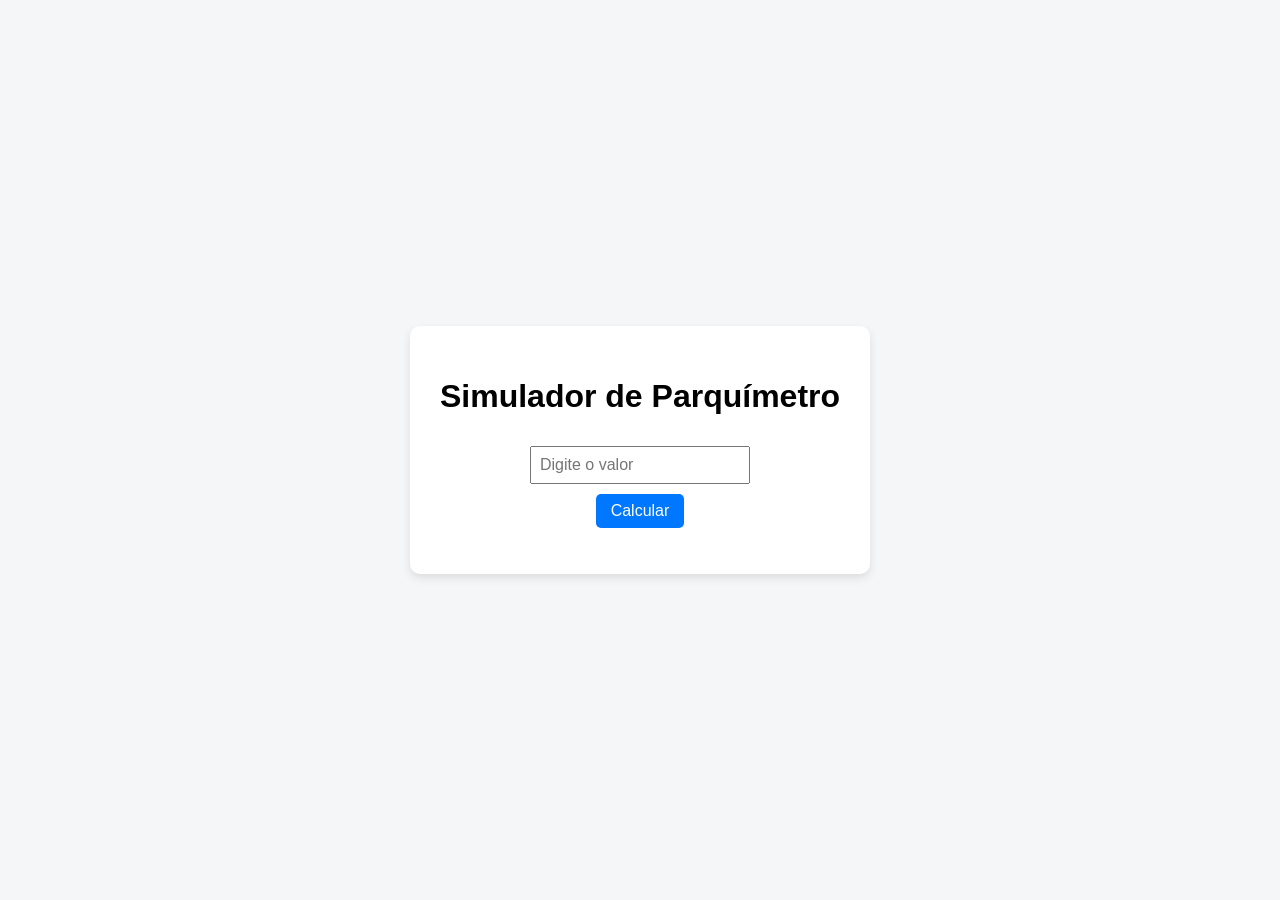
<file: curso_Ebac/parquimetro-poo/index.html>
<!DOCTYPE html>
<html lang="pt-BR">
<head>
<meta charset="UTF-8">
<link rel="stylesheet" href="styles.css">
<title>Parquímetro</title>
</head>

<body>

<div class="container">

<h1>Simulador de Parquímetro</h1>

<input type="number" id="valor" placeholder="Digite o valor" step="0.01" min="0">

<br>

<button id="calcular">Calcular</button>

<p id="resultado"></p>

</div>

<script src="index.js"></script>

</body>
</html>
</file>
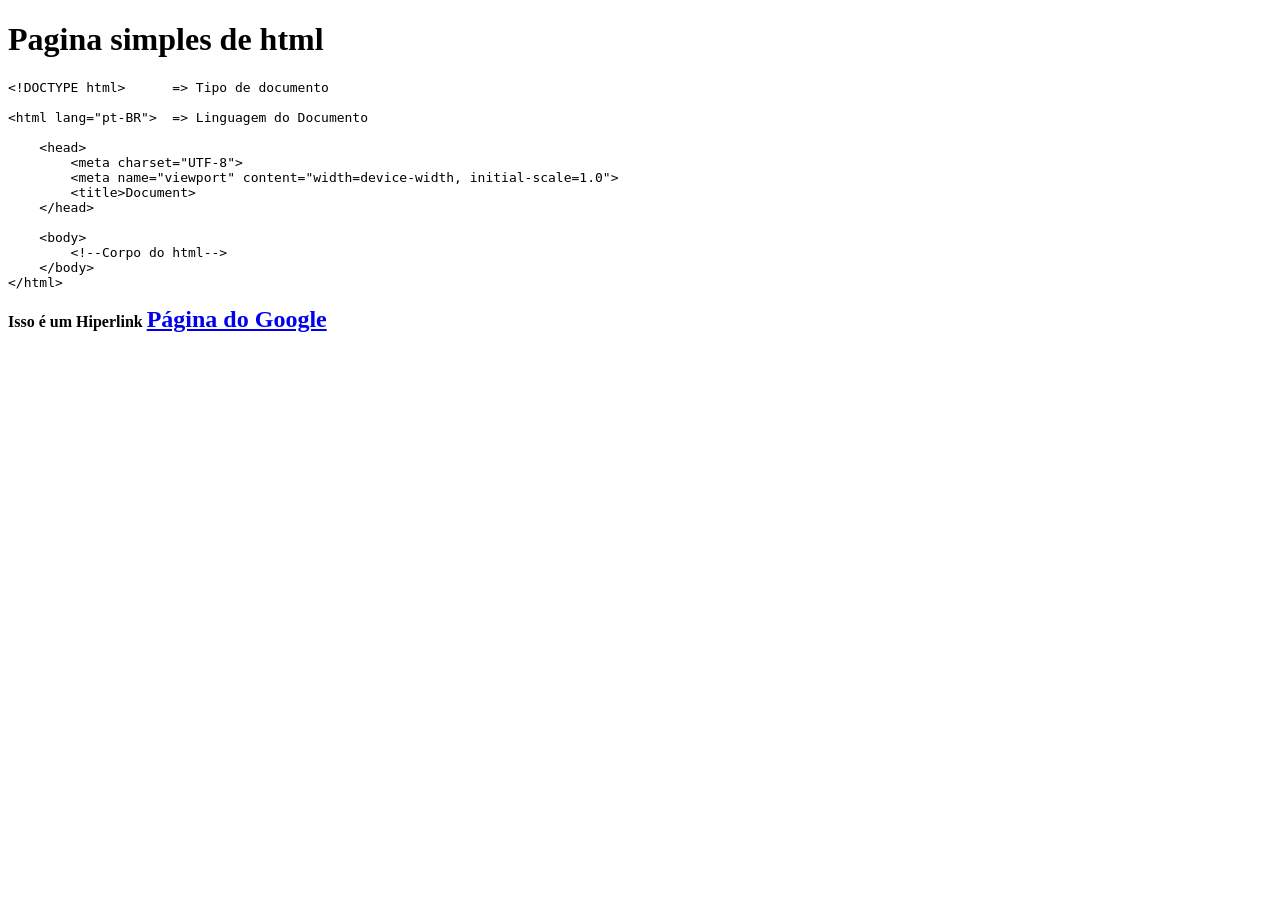
<file: redes/fundamentos/index.html>
<!-- Essa é uma pagina simples de HTML-->

<!DOCTYPE html>
<html lang="pt-BR">
    <head>
        <meta charset="UTF-8">
        <meta name="viewport" content="width=device-width, initial-scale=1.0">
        <title>Document</title>
    </head>

<body>
    <h1>Pagina simples de html</h1>

<p> 
    <!-- Observe - <pre><code> são 2 tags usadas para transformar codigo HTML em texto -->
    <!-- &lt; e &gt; Funcionam como < e > -->
    <pre><code>&lt;!DOCTYPE html>      => Tipo de documento

&lt;html lang="pt-BR">  => Linguagem do Documento 

    &lt;head>
        &lt;meta charset="UTF-8">
        &lt;meta name="viewport" content="width=device-width, initial-scale=1.0">
        &lt;title>Document</title>&gt;
    &lt;/head>

    &lt;body&gt;
        &lt;!--Corpo do html--&gt;
    &lt;/body&gt;
&lt;/html&gt;</code></pre> 

<!--Acrescentando a marcação "a" de Âncora que cria um Hiperlink-->
<p><strong>Isso é um Hiperlink</strong>
    <a href="http://www.google.com" 
        style="font-size: 1.5em; font-weight: bold;">Página do Google</a>
</p>

    <!--Esse script apareceu no console apos fazer um simples pagina html foi copiado pra ver se mudava algo, por curiosidade-->
    <script src="src.js"></script>

</body>
</html>
</file>
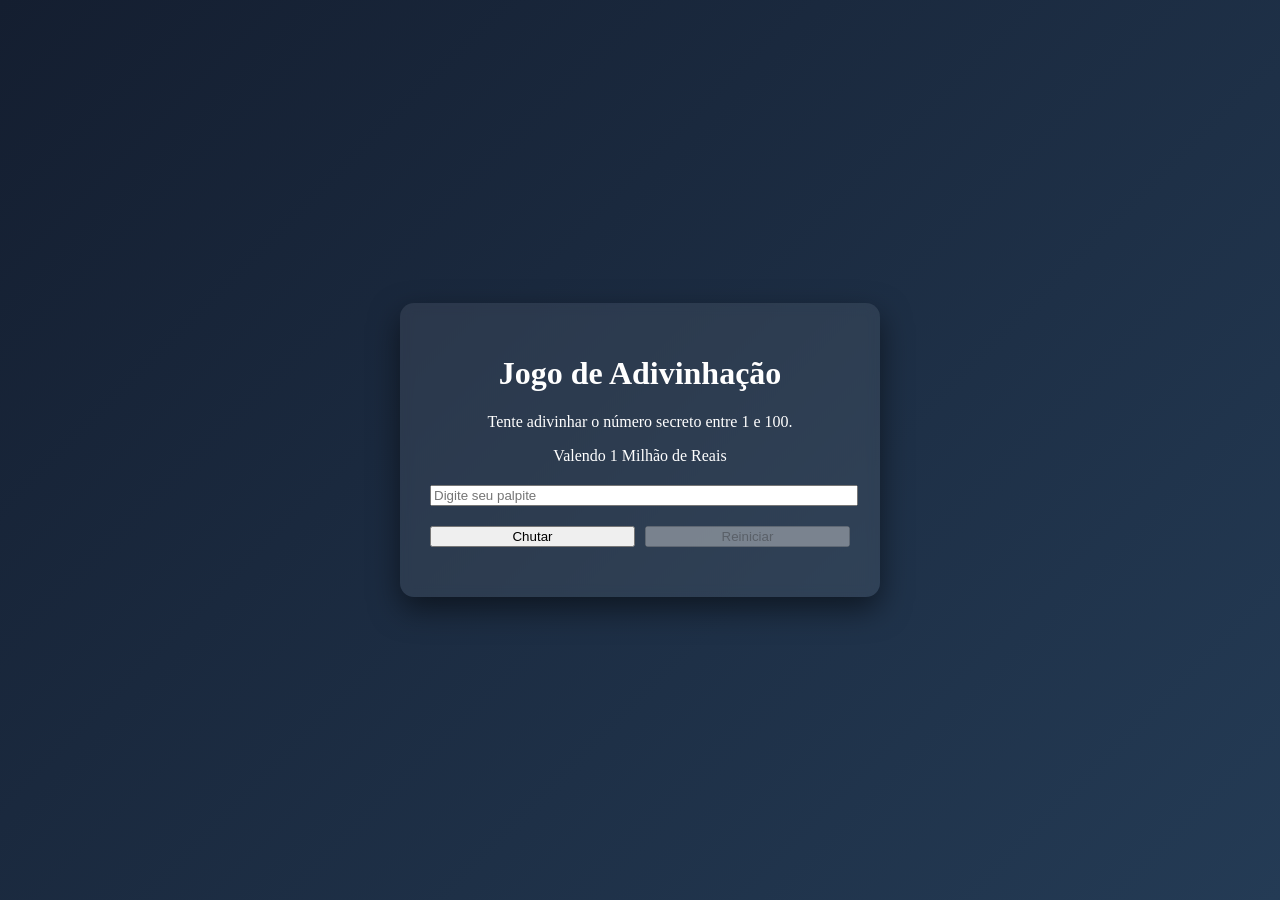
<file: curso_Ebac/atv1.html>
<!DOCTYPE html>
<html lang="pt-BR">
<head>
  <meta charset="UTF-8">
  <title>Jogo de Adivinhação</title>
  <link rel="stylesheet" href="atv1.css">
</head>

<body>
  <main>
    <h1>Jogo de Adivinhação</h1>

    <div class="info">
      <p>Tente adivinhar o número secreto entre 1 e 100.</p>
      <p>Valendo 1 Milhão de Reais</p>
    </div>

    <div class="entrada">
      <input type="number" id="palpite" placeholder="Digite seu palpite">
    </div>

    <div class="acoes">
      <button id="botaoChutar">Chutar</button>
      <button id="reiniciar" disabled>Reiniciar</button>
    </div>

    <div class="feedback">
      <p id="mensagem"></p>
      <p id="tentativas"></p>
      <p id="resultado"></p>
    </div>
  </main>

  <script src="js/atv1.js"></script>
</body>





<!-- ## Anterior ##
<!DOCTYPE html>
<html lang="pt-BR">
<head>
  <meta charset="UTF-8">
  <title>Jogo de Adivinhação</title>
  <link rel="stylesheet" href="atv1.css">
</head>
<body>

  <h1>Jogo de Adivinhação</h1>

  <p>Tente adivinhar o número secreto entre 1 e 100.</p>
  <p>Valendo 1 Milhão de Reais</p>

  <input type="number" id="palpite" placeholder="Digite seu palpite">
  <button id="botaoChutar">Chutar</button>

  <button id="reiniciar" disabled>Reiniciar</button>

  <p id="mensagem"></p>
  <p id="tentativas"></p>
  <p id="resultado"></p>

  <script src="js/atv1.js"></script>
</body>
</html>
-->
</file>
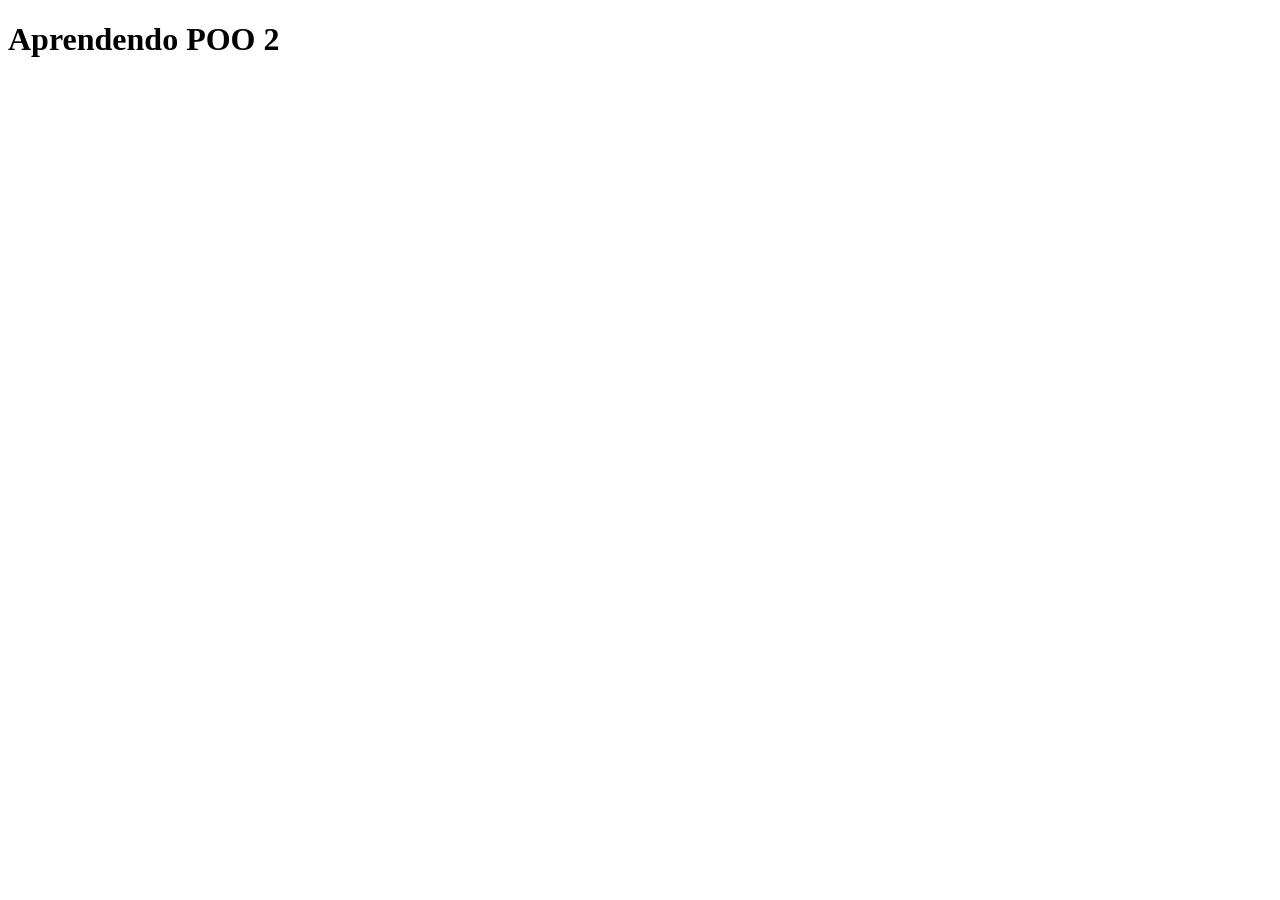
<file: laboratorio_testes/exc2_POO-Js/exc2.html>
<!DOCTYPE html>
<html lang="pt">
<head>
    <meta charset="UTF-8">
    <meta name="viewport" content="width=device-width, initial-scale=1.0">
    <title>Document</title>
</head>
<body>
    <h1>Aprendendo POO 2</h1>
    <script src="exc1_1.js"></script>
</body>
</html>
</file>
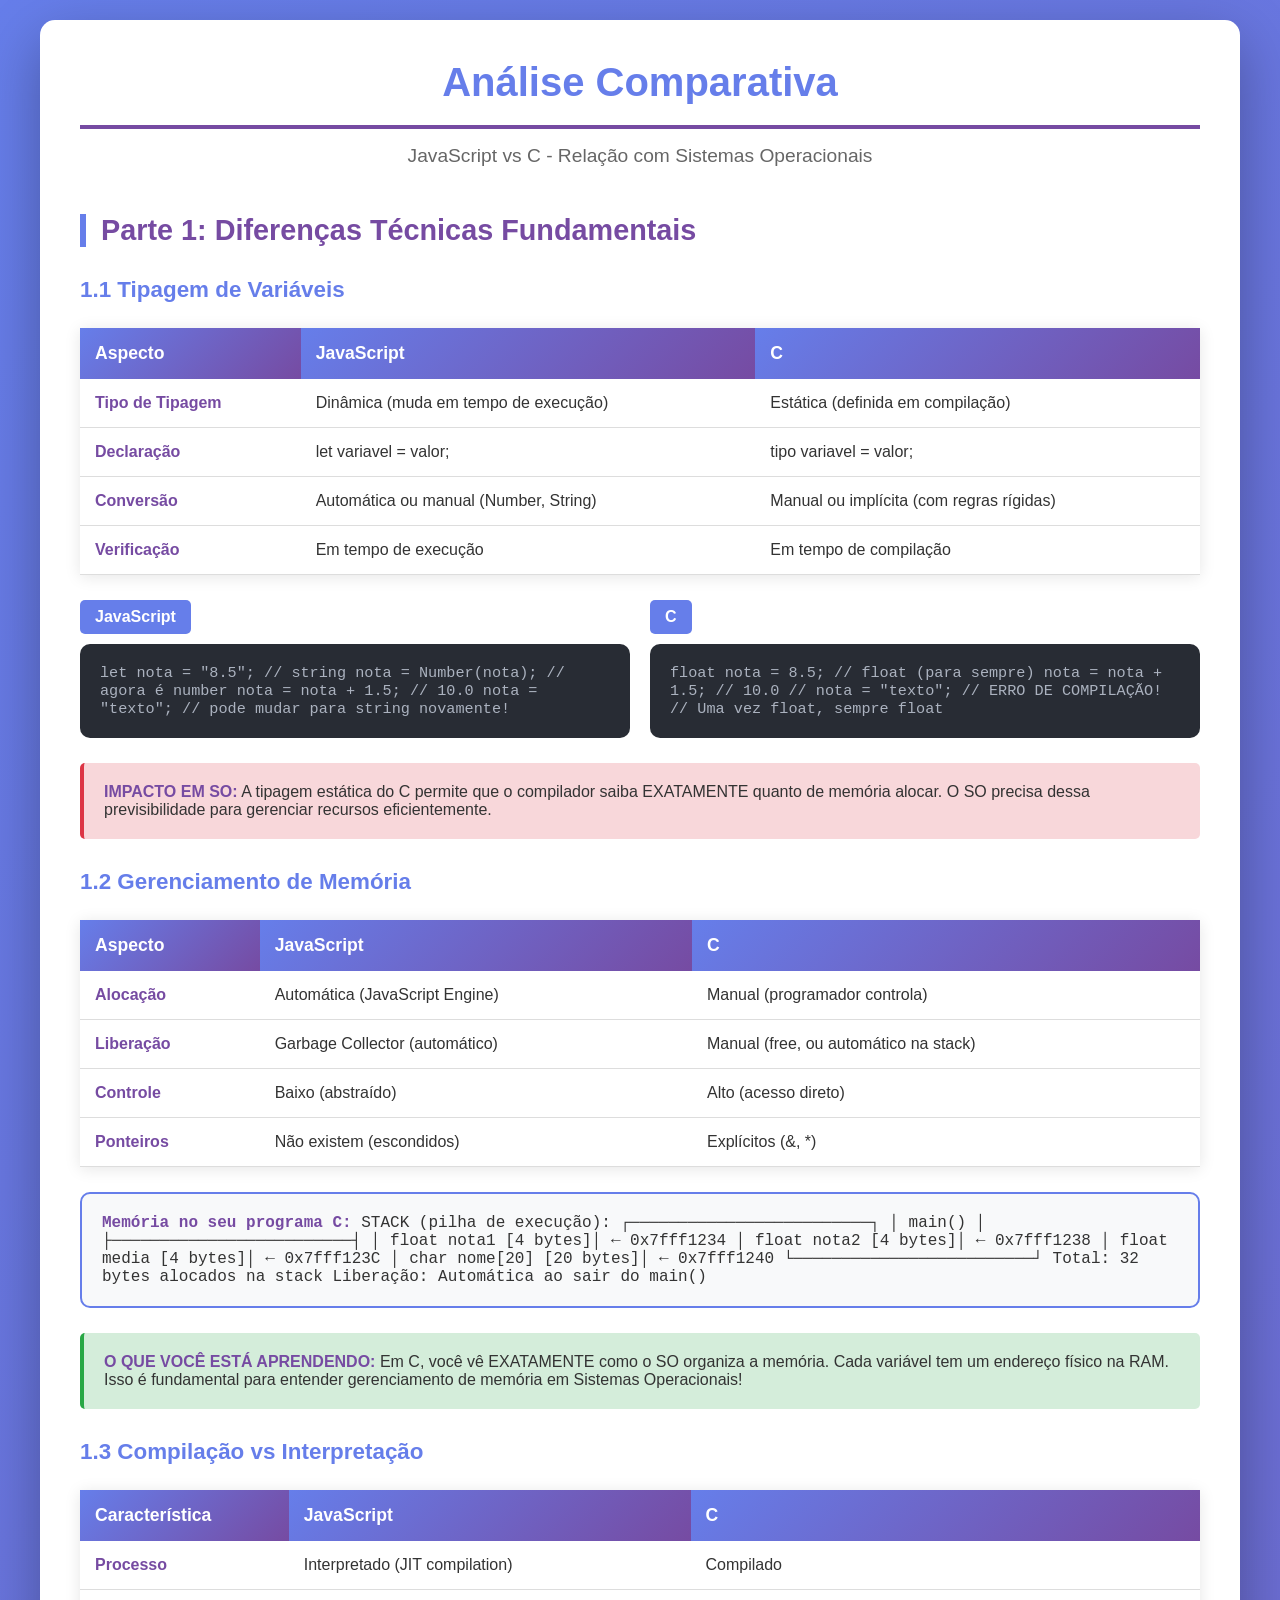
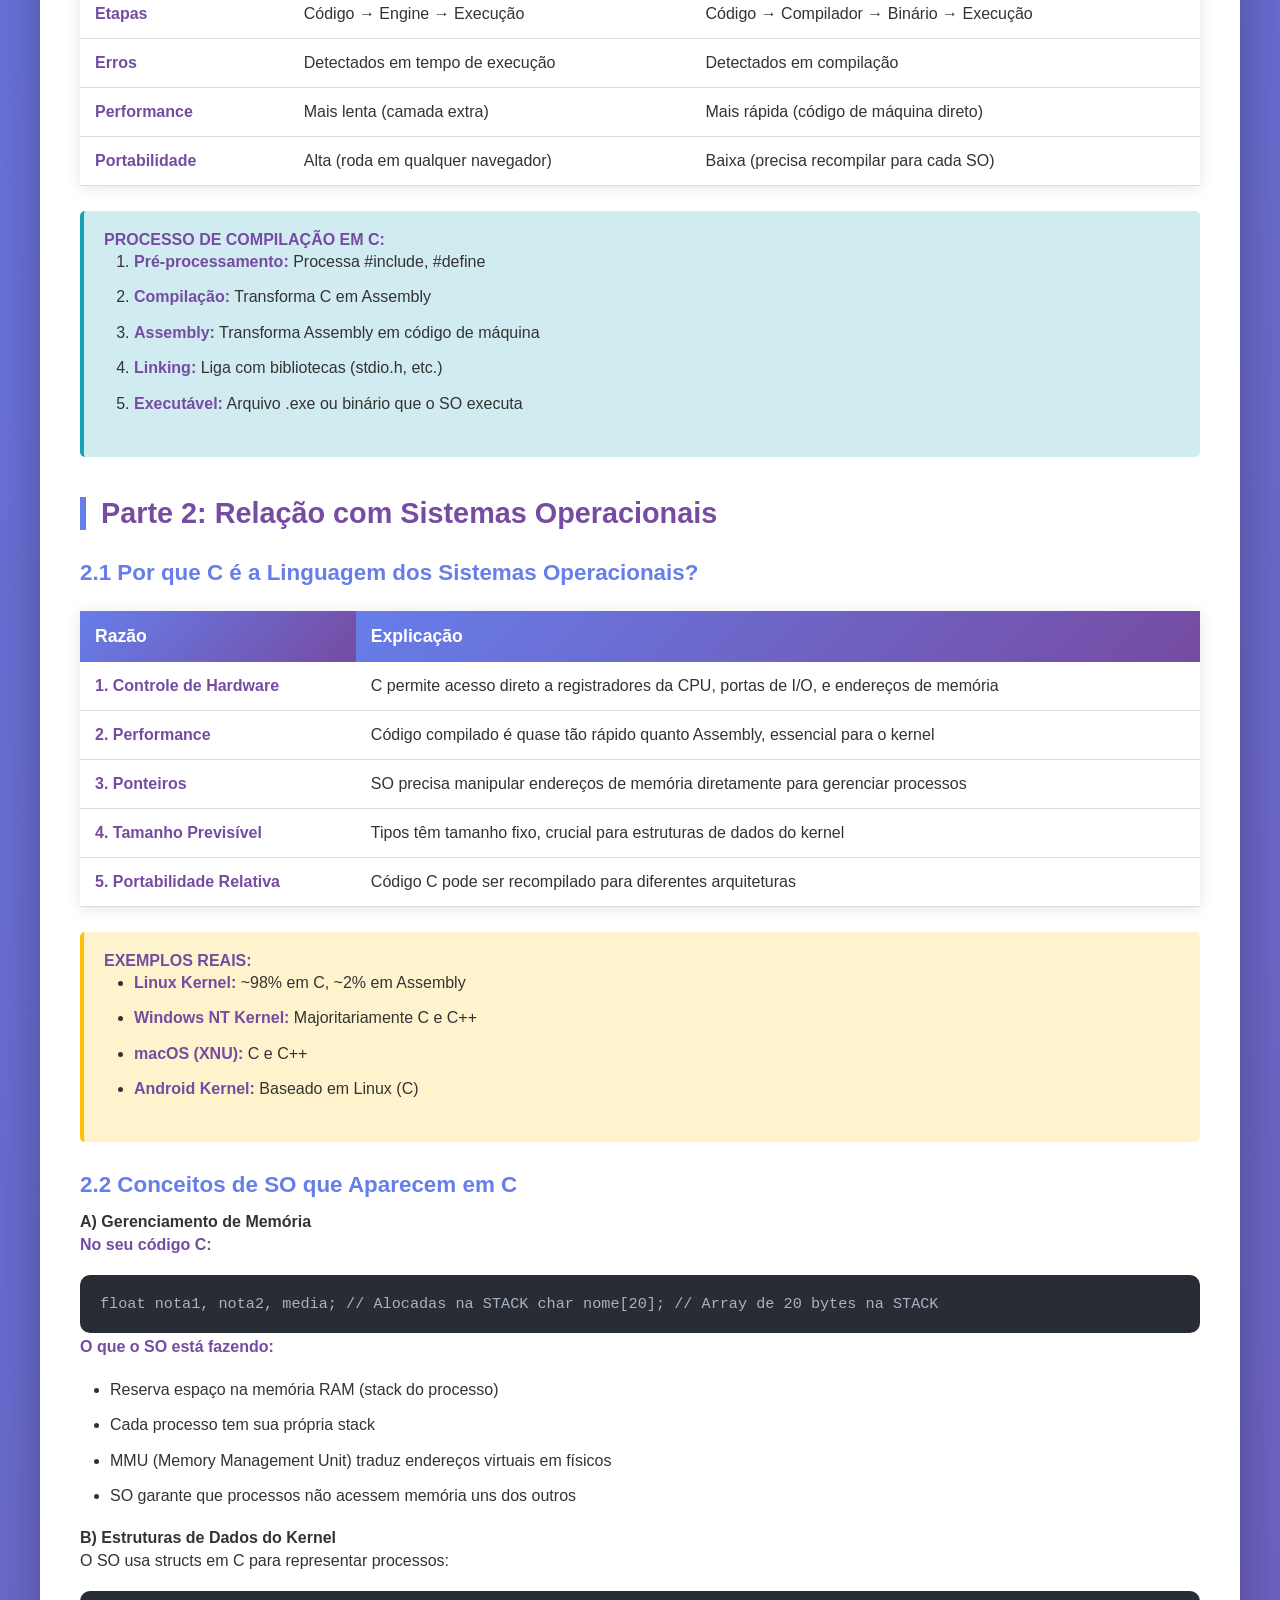
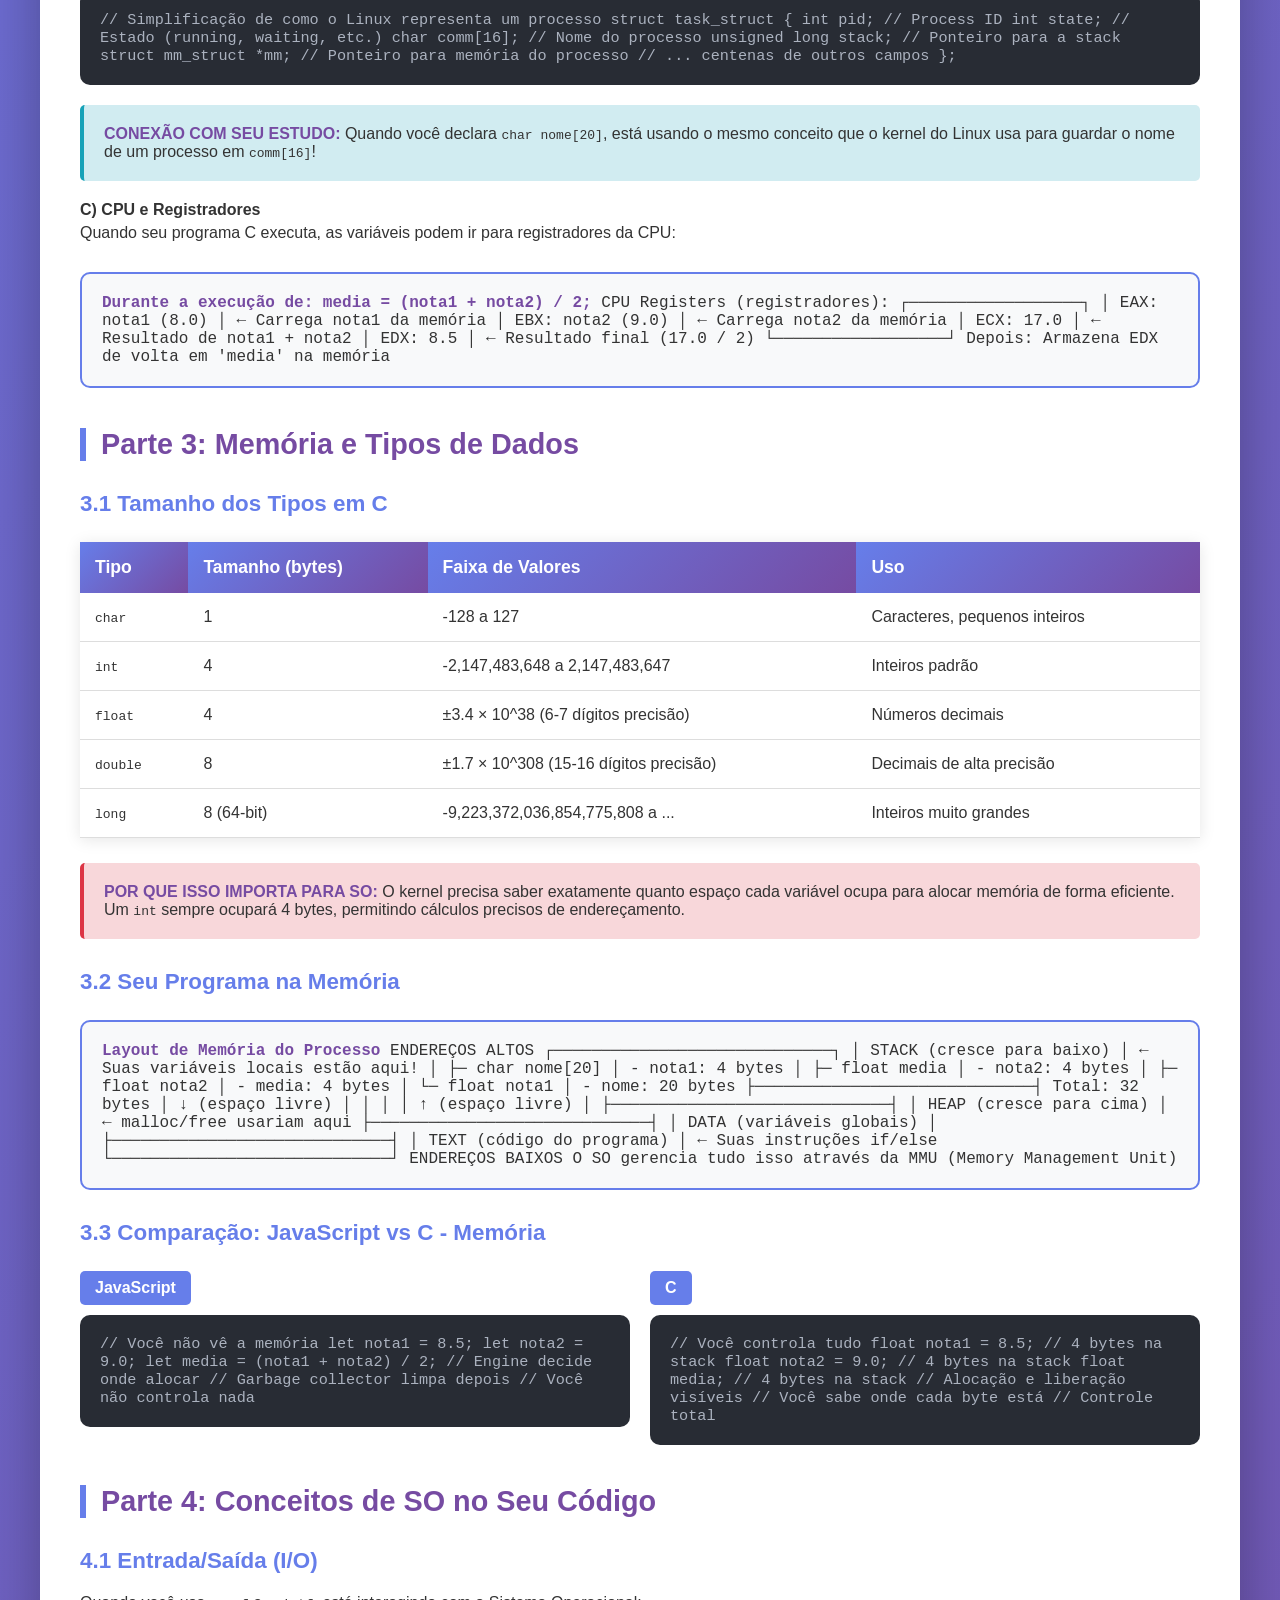
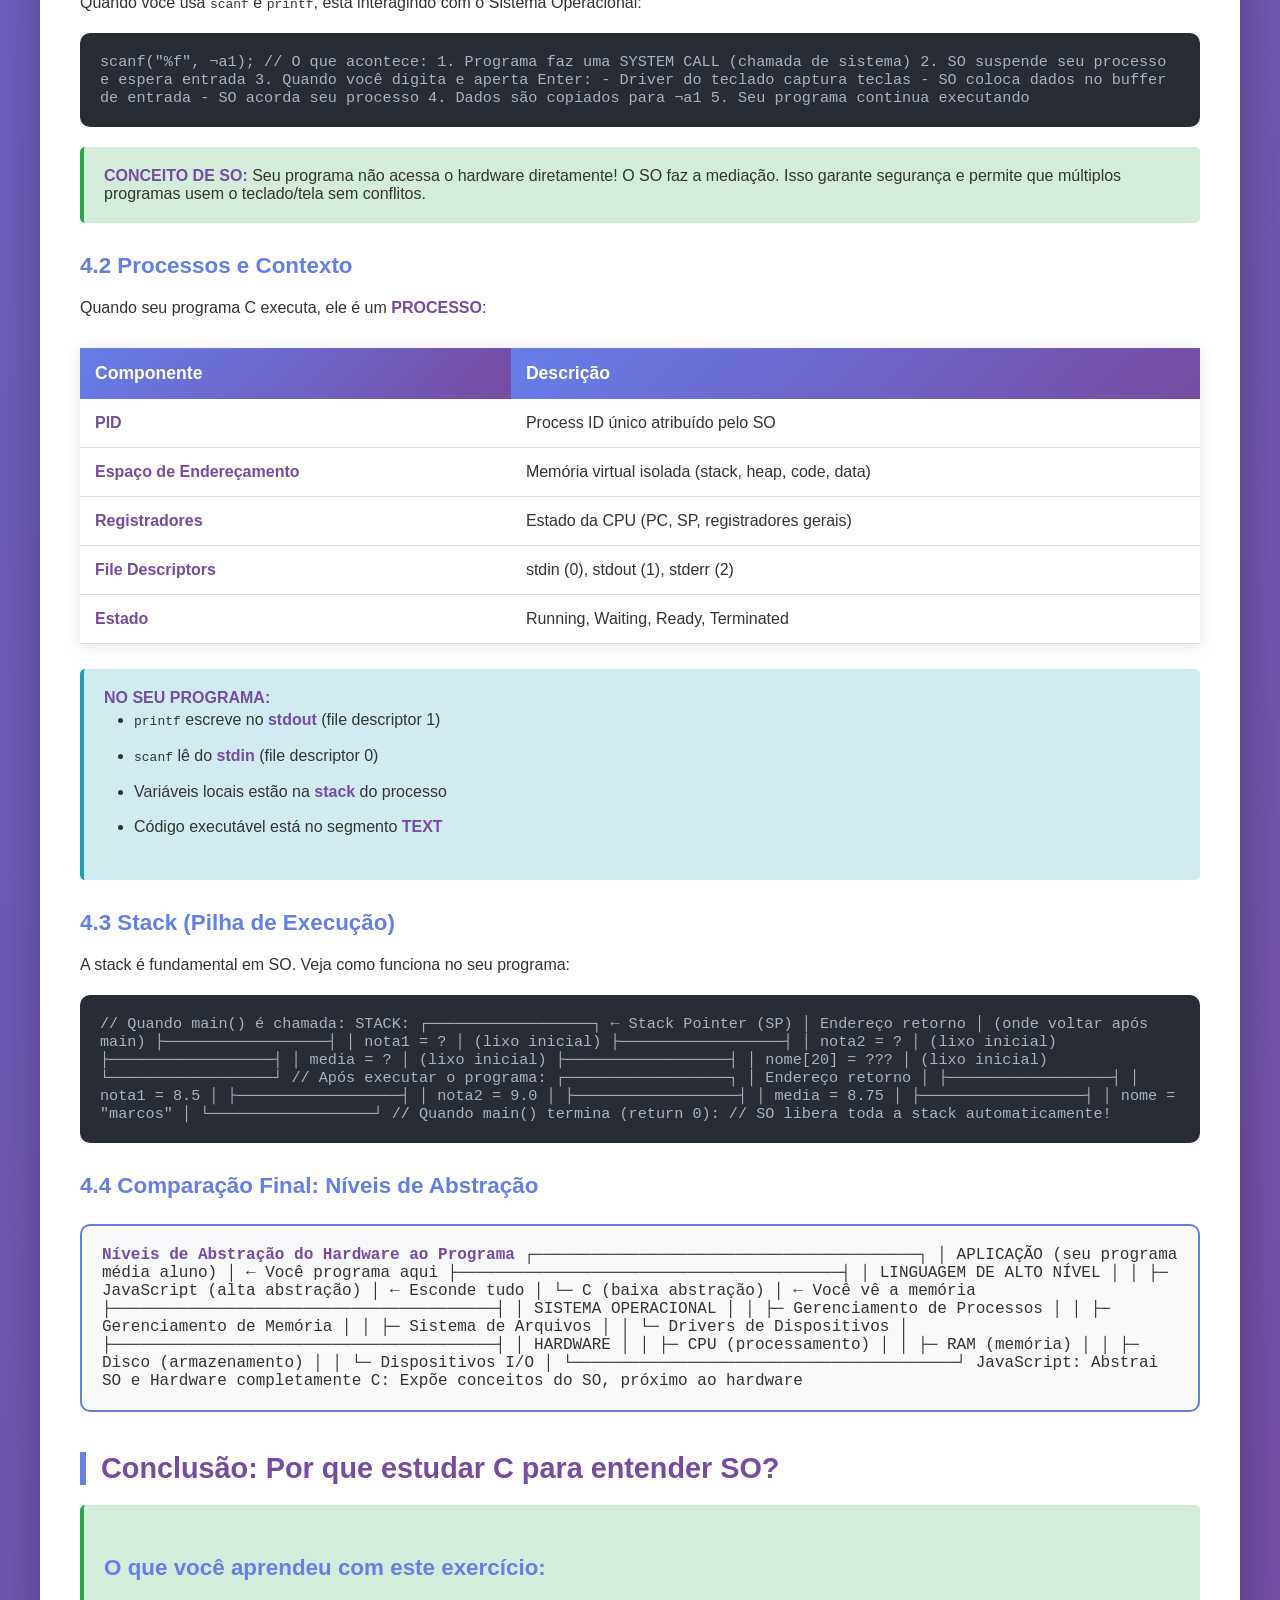
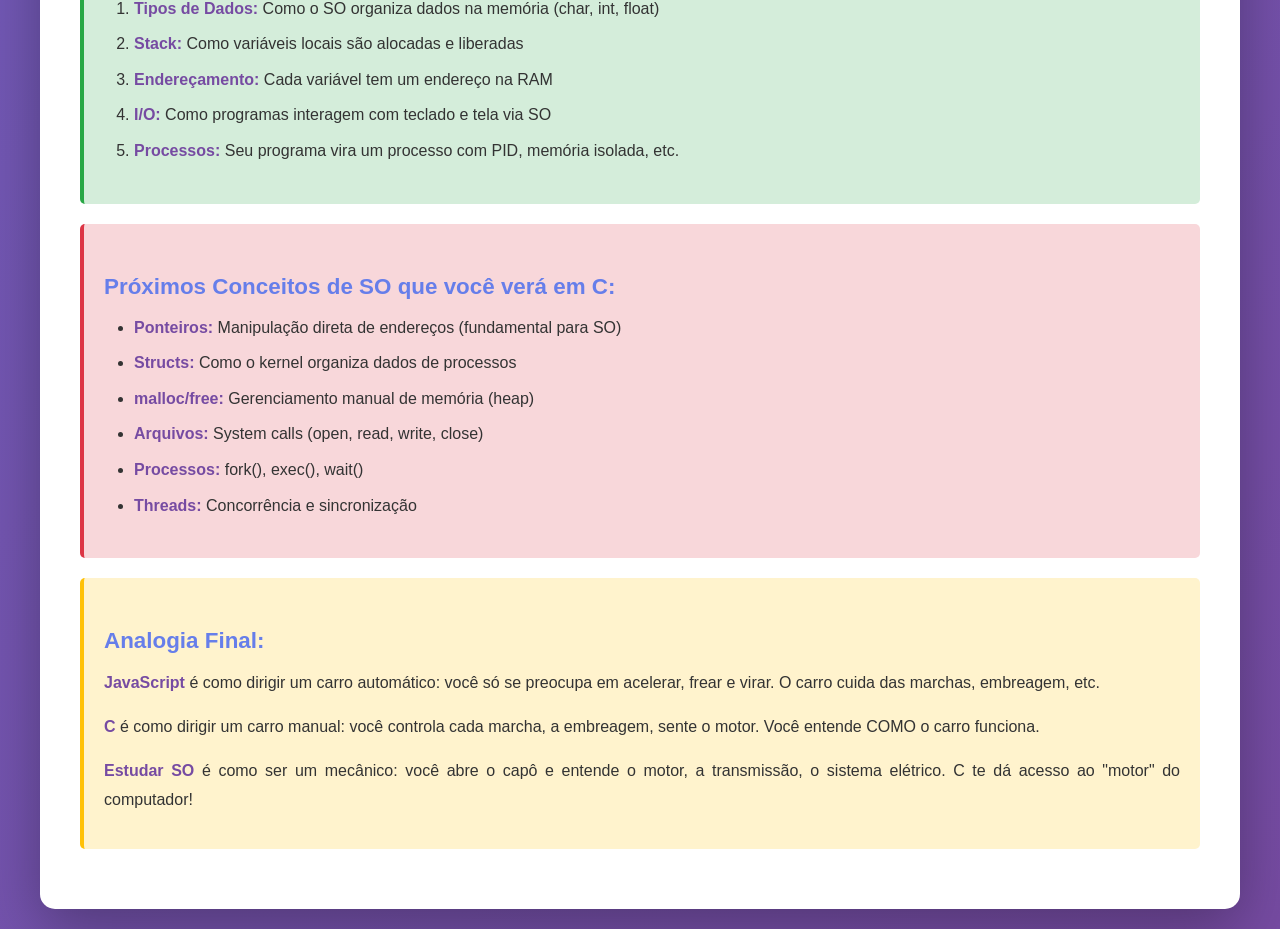
<file: c/programas-estudo/logica_com_ling_C/atv2_feito_pela_IA.html>
<!DOCTYPE html>
<html lang="pt-BR">
<head>
    <meta charset="UTF-8">
    <meta name="viewport" content="width=device-width, initial-scale=1.0">
    <title>Análise JavaScript vs C</title>
    <style>
        * {
            margin: 0;
            padding: 0;
            box-sizing: border-box;
        }
        
        body {
            font-family: 'Segoe UI', Tahoma, Geneva, Verdana, sans-serif;
            background: linear-gradient(135deg, #667eea 0%, #764ba2 100%);
            padding: 20px;
            color: #333;
        }
        
        .container {
            max-width: 1200px;
            margin: 0 auto;
            background: white;
            border-radius: 15px;
            padding: 40px;
            box-shadow: 0 20px 60px rgba(0,0,0,0.3);
        }
        
        h1 {
            text-align: center;
            color: #667eea;
            font-size: 2.5em;
            margin-bottom: 10px;
            border-bottom: 4px solid #764ba2;
            padding-bottom: 20px;
        }
        
        .subtitle {
            text-align: center;
            color: #666;
            font-size: 1.2em;
            margin-bottom: 40px;
        }
        
        h2 {
            color: #764ba2;
            font-size: 1.8em;
            margin-top: 40px;
            margin-bottom: 20px;
            border-left: 6px solid #667eea;
            padding-left: 15px;
        }
        
        h3 {
            color: #667eea;
            font-size: 1.4em;
            margin-top: 30px;
            margin-bottom: 15px;
        }
        
        p {
            line-height: 1.8;
            margin-bottom: 15px;
            text-align: justify;
        }
        
        table {
            width: 100%;
            border-collapse: collapse;
            margin: 25px 0;
            box-shadow: 0 2px 15px rgba(0,0,0,0.1);
        }
        
        th {
            background: linear-gradient(135deg, #667eea, #764ba2);
            color: white;
            padding: 15px;
            text-align: left;
            font-size: 1.1em;
        }
        
        td {
            padding: 15px;
            border-bottom: 1px solid #ddd;
        }
        
        tr:hover {
            background: #f5f5f5;
        }
        
        .code-comparison {
            display: grid;
            grid-template-columns: 1fr 1fr;
            gap: 20px;
            margin: 25px 0;
        }
        
        .code-box {
            background: #282c34;
            color: #abb2bf;
            padding: 20px;
            border-radius: 10px;
            font-family: 'Courier New', monospace;
            font-size: 0.95em;
            overflow-x: auto;
        }
        
        .code-label {
            background: #667eea;
            color: white;
            padding: 8px 15px;
            border-radius: 5px;
            font-weight: bold;
            margin-bottom: 10px;
            display: inline-block;
        }
        
        .destaque {
            background: #fff3cd;
            border-left: 4px solid #ffc107;
            padding: 20px;
            margin: 20px 0;
            border-radius: 5px;
        }
        
        .importante {
            background: #f8d7da;
            border-left: 4px solid #dc3545;
            padding: 20px;
            margin: 20px 0;
            border-radius: 5px;
        }
        
        .sucesso {
            background: #d4edda;
            border-left: 4px solid #28a745;
            padding: 20px;
            margin: 20px 0;
            border-radius: 5px;
        }
        
        .info {
            background: #d1ecf1;
            border-left: 4px solid #17a2b8;
            padding: 20px;
            margin: 20px 0;
            border-radius: 5px;
        }
        
        ul, ol {
            margin-left: 30px;
            margin-bottom: 20px;
        }
        
        li {
            margin-bottom: 10px;
            line-height: 1.6;
        }
        
        .memory-diagram {
            background: #f8f9fa;
            border: 2px solid #667eea;
            padding: 20px;
            margin: 25px 0;
            border-radius: 10px;
            font-family: 'Courier New', monospace;
        }
        
        strong {
            color: #764ba2;
        }
    </style>
</head>
<body>

<div class="container">
    
    <h1>Análise Comparativa</h1>
    <p class="subtitle">JavaScript vs C - Relação com Sistemas Operacionais</p>

    <h2>Parte 1: Diferenças Técnicas Fundamentais</h2>

    <h3>1.1 Tipagem de Variáveis</h3>

    <table>
        <tr>
            <th>Aspecto</th>
            <th>JavaScript</th>
            <th>C</th>
        </tr>
        <tr>
            <td><strong>Tipo de Tipagem</strong></td>
            <td>Dinâmica (muda em tempo de execução)</td>
            <td>Estática (definida em compilação)</td>
        </tr>
        <tr>
            <td><strong>Declaração</strong></td>
            <td>let variavel = valor;</td>
            <td>tipo variavel = valor;</td>
        </tr>
        <tr>
            <td><strong>Conversão</strong></td>
            <td>Automática ou manual (Number, String)</td>
            <td>Manual ou implícita (com regras rígidas)</td>
        </tr>
        <tr>
            <td><strong>Verificação</strong></td>
            <td>Em tempo de execução</td>
            <td>Em tempo de compilação</td>
        </tr>
    </table>

    <div class="code-comparison">
        <div>
            <div class="code-label">JavaScript</div>
            <div class="code-box">
let nota = "8.5";      // string
nota = Number(nota);   // agora é number
nota = nota + 1.5;     // 10.0
nota = "texto";        // pode mudar para string novamente!</div>
        </div>
        <div>
            <div class="code-label">C</div>
            <div class="code-box">
float nota = 8.5;      // float (para sempre)
nota = nota + 1.5;     // 10.0
// nota = "texto";     // ERRO DE COMPILAÇÃO!
// Uma vez float, sempre float</div>
        </div>
    </div>

    <div class="importante">
        <strong>IMPACTO EM SO:</strong> A tipagem estática do C permite que o compilador saiba EXATAMENTE quanto de memória alocar. O SO precisa dessa previsibilidade para gerenciar recursos eficientemente.
    </div>

    <h3>1.2 Gerenciamento de Memória</h3>

    <table>
        <tr>
            <th>Aspecto</th>
            <th>JavaScript</th>
            <th>C</th>
        </tr>
        <tr>
            <td><strong>Alocação</strong></td>
            <td>Automática (JavaScript Engine)</td>
            <td>Manual (programador controla)</td>
        </tr>
        <tr>
            <td><strong>Liberação</strong></td>
            <td>Garbage Collector (automático)</td>
            <td>Manual (free, ou automático na stack)</td>
        </tr>
        <tr>
            <td><strong>Controle</strong></td>
            <td>Baixo (abstraído)</td>
            <td>Alto (acesso direto)</td>
        </tr>
        <tr>
            <td><strong>Ponteiros</strong></td>
            <td>Não existem (escondidos)</td>
            <td>Explícitos (&, *)</td>
        </tr>
    </table>

    <div class="memory-diagram">
<strong>Memória no seu programa C:</strong>

STACK (pilha de execução):
┌─────────────────────────┐
│ main()                  │
├─────────────────────────┤
│ float nota1    [4 bytes]│ ← 0x7fff1234
│ float nota2    [4 bytes]│ ← 0x7fff1238
│ float media    [4 bytes]│ ← 0x7fff123C
│ char nome[20] [20 bytes]│ ← 0x7fff1240
└─────────────────────────┘

Total: 32 bytes alocados na stack
Liberação: Automática ao sair do main()
    </div>

    <div class="sucesso">
        <strong>O QUE VOCÊ ESTÁ APRENDENDO:</strong> Em C, você vê EXATAMENTE como o SO organiza a memória. Cada variável tem um endereço físico na RAM. Isso é fundamental para entender gerenciamento de memória em Sistemas Operacionais!
    </div>

    <h3>1.3 Compilação vs Interpretação</h3>

    <table>
        <tr>
            <th>Característica</th>
            <th>JavaScript</th>
            <th>C</th>
        </tr>
        <tr>
            <td><strong>Processo</strong></td>
            <td>Interpretado (JIT compilation)</td>
            <td>Compilado</td>
        </tr>
        <tr>
            <td><strong>Etapas</strong></td>
            <td>Código → Engine → Execução</td>
            <td>Código → Compilador → Binário → Execução</td>
        </tr>
        <tr>
            <td><strong>Erros</strong></td>
            <td>Detectados em tempo de execução</td>
            <td>Detectados em compilação</td>
        </tr>
        <tr>
            <td><strong>Performance</strong></td>
            <td>Mais lenta (camada extra)</td>
            <td>Mais rápida (código de máquina direto)</td>
        </tr>
        <tr>
            <td><strong>Portabilidade</strong></td>
            <td>Alta (roda em qualquer navegador)</td>
            <td>Baixa (precisa recompilar para cada SO)</td>
        </tr>
    </table>

    <div class="info">
        <strong>PROCESSO DE COMPILAÇÃO EM C:</strong>
        <ol>
            <li><strong>Pré-processamento:</strong> Processa #include, #define</li>
            <li><strong>Compilação:</strong> Transforma C em Assembly</li>
            <li><strong>Assembly:</strong> Transforma Assembly em código de máquina</li>
            <li><strong>Linking:</strong> Liga com bibliotecas (stdio.h, etc.)</li>
            <li><strong>Executável:</strong> Arquivo .exe ou binário que o SO executa</li>
        </ol>
    </div>

    <h2>Parte 2: Relação com Sistemas Operacionais</h2>

    <h3>2.1 Por que C é a Linguagem dos Sistemas Operacionais?</h3>

    <table>
        <tr>
            <th>Razão</th>
            <th>Explicação</th>
        </tr>
        <tr>
            <td><strong>1. Controle de Hardware</strong></td>
            <td>C permite acesso direto a registradores da CPU, portas de I/O, e endereços de memória</td>
        </tr>
        <tr>
            <td><strong>2. Performance</strong></td>
            <td>Código compilado é quase tão rápido quanto Assembly, essencial para o kernel</td>
        </tr>
        <tr>
            <td><strong>3. Ponteiros</strong></td>
            <td>SO precisa manipular endereços de memória diretamente para gerenciar processos</td>
        </tr>
        <tr>
            <td><strong>4. Tamanho Previsível</strong></td>
            <td>Tipos têm tamanho fixo, crucial para estruturas de dados do kernel</td>
        </tr>
        <tr>
            <td><strong>5. Portabilidade Relativa</strong></td>
            <td>Código C pode ser recompilado para diferentes arquiteturas</td>
        </tr>
    </table>

    <div class="destaque">
        <strong>EXEMPLOS REAIS:</strong>
        <ul>
            <li><strong>Linux Kernel:</strong> ~98% em C, ~2% em Assembly</li>
            <li><strong>Windows NT Kernel:</strong> Majoritariamente C e C++</li>
            <li><strong>macOS (XNU):</strong> C e C++</li>
            <li><strong>Android Kernel:</strong> Baseado em Linux (C)</li>
        </ul>
    </div>

    <h3>2.2 Conceitos de SO que Aparecem em C</h3>

    <h4>A) Gerenciamento de Memória</h4>

    <p><strong>No seu código C:</strong></p>
    <div class="code-box">
float nota1, nota2, media;  // Alocadas na STACK
char nome[20];              // Array de 20 bytes na STACK
    </div>

    <p><strong>O que o SO está fazendo:</strong></p>
    <ul>
        <li>Reserva espaço na memória RAM (stack do processo)</li>
        <li>Cada processo tem sua própria stack</li>
        <li>MMU (Memory Management Unit) traduz endereços virtuais em físicos</li>
        <li>SO garante que processos não acessem memória uns dos outros</li>
    </ul>

    <h4>B) Estruturas de Dados do Kernel</h4>

    <p>O SO usa structs em C para representar processos:</p>

    <div class="code-box">
// Simplificação de como o Linux representa um processo
struct task_struct {
    int pid;                    // Process ID
    int state;                  // Estado (running, waiting, etc.)
    char comm[16];              // Nome do processo
    unsigned long stack;        // Ponteiro para a stack
    struct mm_struct *mm;       // Ponteiro para memória do processo
    // ... centenas de outros campos
};
    </div>

    <div class="info">
        <strong>CONEXÃO COM SEU ESTUDO:</strong> Quando você declara <code>char nome[20]</code>, está usando o mesmo conceito que o kernel do Linux usa para guardar o nome de um processo em <code>comm[16]</code>!
    </div>

    <h4>C) CPU e Registradores</h4>

    <p>Quando seu programa C executa, as variáveis podem ir para registradores da CPU:</p>

    <div class="memory-diagram">
<strong>Durante a execução de: media = (nota1 + nota2) / 2;</strong>

CPU Registers (registradores):
┌──────────────────┐
│ EAX: nota1 (8.0) │  ← Carrega nota1 da memória
│ EBX: nota2 (9.0) │  ← Carrega nota2 da memória
│ ECX: 17.0        │  ← Resultado de nota1 + nota2
│ EDX: 8.5         │  ← Resultado final (17.0 / 2)
└──────────────────┘

Depois: Armazena EDX de volta em 'media' na memória
    </div>

    <h2>Parte 3: Memória e Tipos de Dados</h2>

    <h3>3.1 Tamanho dos Tipos em C</h3>

    <table>
        <tr>
            <th>Tipo</th>
            <th>Tamanho (bytes)</th>
            <th>Faixa de Valores</th>
            <th>Uso</th>
        </tr>
        <tr>
            <td><code>char</code></td>
            <td>1</td>
            <td>-128 a 127</td>
            <td>Caracteres, pequenos inteiros</td>
        </tr>
        <tr>
            <td><code>int</code></td>
            <td>4</td>
            <td>-2,147,483,648 a 2,147,483,647</td>
            <td>Inteiros padrão</td>
        </tr>
        <tr>
            <td><code>float</code></td>
            <td>4</td>
            <td>±3.4 × 10^38 (6-7 dígitos precisão)</td>
            <td>Números decimais</td>
        </tr>
        <tr>
            <td><code>double</code></td>
            <td>8</td>
            <td>±1.7 × 10^308 (15-16 dígitos precisão)</td>
            <td>Decimais de alta precisão</td>
        </tr>
        <tr>
            <td><code>long</code></td>
            <td>8 (64-bit)</td>
            <td>-9,223,372,036,854,775,808 a ...</td>
            <td>Inteiros muito grandes</td>
        </tr>
    </table>

    <div class="importante">
        <strong>POR QUE ISSO IMPORTA PARA SO:</strong> O kernel precisa saber exatamente quanto espaço cada variável ocupa para alocar memória de forma eficiente. Um <code>int</code> sempre ocupará 4 bytes, permitindo cálculos precisos de endereçamento.
    </div>

    <h3>3.2 Seu Programa na Memória</h3>

    <div class="memory-diagram">
<strong>Layout de Memória do Processo</strong>

ENDEREÇOS ALTOS
┌─────────────────────────────┐
│  STACK (cresce para baixo)  │ ← Suas variáveis locais estão aqui!
│  ├─ char nome[20]           │   - nota1: 4 bytes
│  ├─ float media             │   - nota2: 4 bytes
│  ├─ float nota2             │   - media: 4 bytes
│  └─ float nota1             │   - nome:  20 bytes
├─────────────────────────────┤   Total: 32 bytes
│  ↓ (espaço livre)           │
│                             │
│  ↑ (espaço livre)           │
├─────────────────────────────┤
│  HEAP (cresce para cima)    │ ← malloc/free usariam aqui
├─────────────────────────────┤
│  DATA (variáveis globais)   │
├─────────────────────────────┤
│  TEXT (código do programa)  │ ← Suas instruções if/else
└─────────────────────────────┘
ENDEREÇOS BAIXOS

O SO gerencia tudo isso através da MMU (Memory Management Unit)
    </div>

    <h3>3.3 Comparação: JavaScript vs C - Memória</h3>

    <div class="code-comparison">
        <div>
            <div class="code-label">JavaScript</div>
            <div class="code-box">
// Você não vê a memória
let nota1 = 8.5;
let nota2 = 9.0;
let media = (nota1 + nota2) / 2;

// Engine decide onde alocar
// Garbage collector limpa depois
// Você não controla nada</div>
        </div>
        <div>
            <div class="code-label">C</div>
            <div class="code-box">
// Você controla tudo
float nota1 = 8.5;  // 4 bytes na stack
float nota2 = 9.0;  // 4 bytes na stack
float media;        // 4 bytes na stack

// Alocação e liberação visíveis
// Você sabe onde cada byte está
// Controle total</div>
        </div>
    </div>

    <h2>Parte 4: Conceitos de SO no Seu Código</h2>

    <h3>4.1 Entrada/Saída (I/O)</h3>

    <p>Quando você usa <code>scanf</code> e <code>printf</code>, está interagindo com o Sistema Operacional:</p>

    <div class="code-box">
scanf("%f", &nota1);  // O que acontece:

1. Programa faz uma SYSTEM CALL (chamada de sistema)
2. SO suspende seu processo e espera entrada
3. Quando você digita e aperta Enter:
   - Driver do teclado captura teclas
   - SO coloca dados no buffer de entrada
   - SO acorda seu processo
4. Dados são copiados para &nota1
5. Seu programa continua executando
    </div>

    <div class="sucesso">
        <strong>CONCEITO DE SO:</strong> Seu programa não acessa o hardware diretamente! O SO faz a mediação. Isso garante segurança e permite que múltiplos programas usem o teclado/tela sem conflitos.
    </div>

    <h3>4.2 Processos e Contexto</h3>

    <p>Quando seu programa C executa, ele é um <strong>PROCESSO</strong>:</p>

    <table>
        <tr>
            <th>Componente</th>
            <th>Descrição</th>
        </tr>
        <tr>
            <td><strong>PID</strong></td>
            <td>Process ID único atribuído pelo SO</td>
        </tr>
        <tr>
            <td><strong>Espaço de Endereçamento</strong></td>
            <td>Memória virtual isolada (stack, heap, code, data)</td>
        </tr>
        <tr>
            <td><strong>Registradores</strong></td>
            <td>Estado da CPU (PC, SP, registradores gerais)</td>
        </tr>
        <tr>
            <td><strong>File Descriptors</strong></td>
            <td>stdin (0), stdout (1), stderr (2)</td>
        </tr>
        <tr>
            <td><strong>Estado</strong></td>
            <td>Running, Waiting, Ready, Terminated</td>
        </tr>
    </table>

    <div class="info">
        <strong>NO SEU PROGRAMA:</strong>
        <ul>
            <li><code>printf</code> escreve no <strong>stdout</strong> (file descriptor 1)</li>
            <li><code>scanf</code> lê do <strong>stdin</strong> (file descriptor 0)</li>
            <li>Variáveis locais estão na <strong>stack</strong> do processo</li>
            <li>Código executável está no segmento <strong>TEXT</strong></li>
        </ul>
    </div>

    <h3>4.3 Stack (Pilha de Execução)</h3>

    <p>A stack é fundamental em SO. Veja como funciona no seu programa:</p>

    <div class="code-box">
// Quando main() é chamada:

STACK:
┌──────────────────┐ ← Stack Pointer (SP)
│ Endereço retorno │   (onde voltar após main)
├──────────────────┤
│ nota1 = ?        │   (lixo inicial)
├──────────────────┤
│ nota2 = ?        │   (lixo inicial)
├──────────────────┤
│ media = ?        │   (lixo inicial)
├──────────────────┤
│ nome[20] = ???   │   (lixo inicial)
└──────────────────┘

// Após executar o programa:
┌──────────────────┐
│ Endereço retorno │
├──────────────────┤
│ nota1 = 8.5      │
├──────────────────┤
│ nota2 = 9.0      │
├──────────────────┤
│ media = 8.75     │
├──────────────────┤
│ nome = "marcos"  │
└──────────────────┘

// Quando main() termina (return 0):
// SO libera toda a stack automaticamente!
    </div>

    <h3>4.4 Comparação Final: Níveis de Abstração</h3>

    <div class="memory-diagram">
<strong>Níveis de Abstração do Hardware ao Programa</strong>

┌────────────────────────────────────────┐
│  APLICAÇÃO (seu programa média aluno)  │ ← Você programa aqui
├────────────────────────────────────────┤
│  LINGUAGEM DE ALTO NÍVEL               │
│  ├─ JavaScript (alta abstração)        │ ← Esconde tudo
│  └─ C (baixa abstração)                │ ← Você vê a memória
├────────────────────────────────────────┤
│  SISTEMA OPERACIONAL                   │
│  ├─ Gerenciamento de Processos         │
│  ├─ Gerenciamento de Memória           │
│  ├─ Sistema de Arquivos                │
│  └─ Drivers de Dispositivos            │
├────────────────────────────────────────┤
│  HARDWARE                              │
│  ├─ CPU (processamento)                │
│  ├─ RAM (memória)                      │
│  ├─ Disco (armazenamento)              │
│  └─ Dispositivos I/O                   │
└────────────────────────────────────────┘

JavaScript: Abstrai SO e Hardware completamente
C: Expõe conceitos do SO, próximo ao hardware
    </div>

    <h2>Conclusão: Por que estudar C para entender SO?</h2>

    <div class="sucesso">
        <h3>O que você aprendeu com este exercício:</h3>
        <ol>
            <li><strong>Tipos de Dados:</strong> Como o SO organiza dados na memória (char, int, float)</li>
            <li><strong>Stack:</strong> Como variáveis locais são alocadas e liberadas</li>
            <li><strong>Endereçamento:</strong> Cada variável tem um endereço na RAM</li>
            <li><strong>I/O:</strong> Como programas interagem com teclado e tela via SO</li>
            <li><strong>Processos:</strong> Seu programa vira um processo com PID, memória isolada, etc.</li>
        </ol>
    </div>

    <div class="importante">
        <h3>Próximos Conceitos de SO que você verá em C:</h3>
        <ul>
            <li><strong>Ponteiros:</strong> Manipulação direta de endereços (fundamental para SO)</li>
            <li><strong>Structs:</strong> Como o kernel organiza dados de processos</li>
            <li><strong>malloc/free:</strong> Gerenciamento manual de memória (heap)</li>
            <li><strong>Arquivos:</strong> System calls (open, read, write, close)</li>
            <li><strong>Processos:</strong> fork(), exec(), wait()</li>
            <li><strong>Threads:</strong> Concorrência e sincronização</li>
        </ul>
    </div>

    <div class="destaque">
        <h3>Analogia Final:</h3>
        <p><strong>JavaScript</strong> é como dirigir um carro automático: você só se preocupa em acelerar, frear e virar. O carro cuida das marchas, embreagem, etc.</p>
        
        <p><strong>C</strong> é como dirigir um carro manual: você controla cada marcha, a embreagem, sente o motor. Você entende COMO o carro funciona.</p>
        
        <p><strong>Estudar SO</strong> é como ser um mecânico: você abre o capô e entende o motor, a transmissão, o sistema elétrico. C te dá acesso ao "motor" do computador!</p>
    </div>

</div>

</body>
</html>
</file>
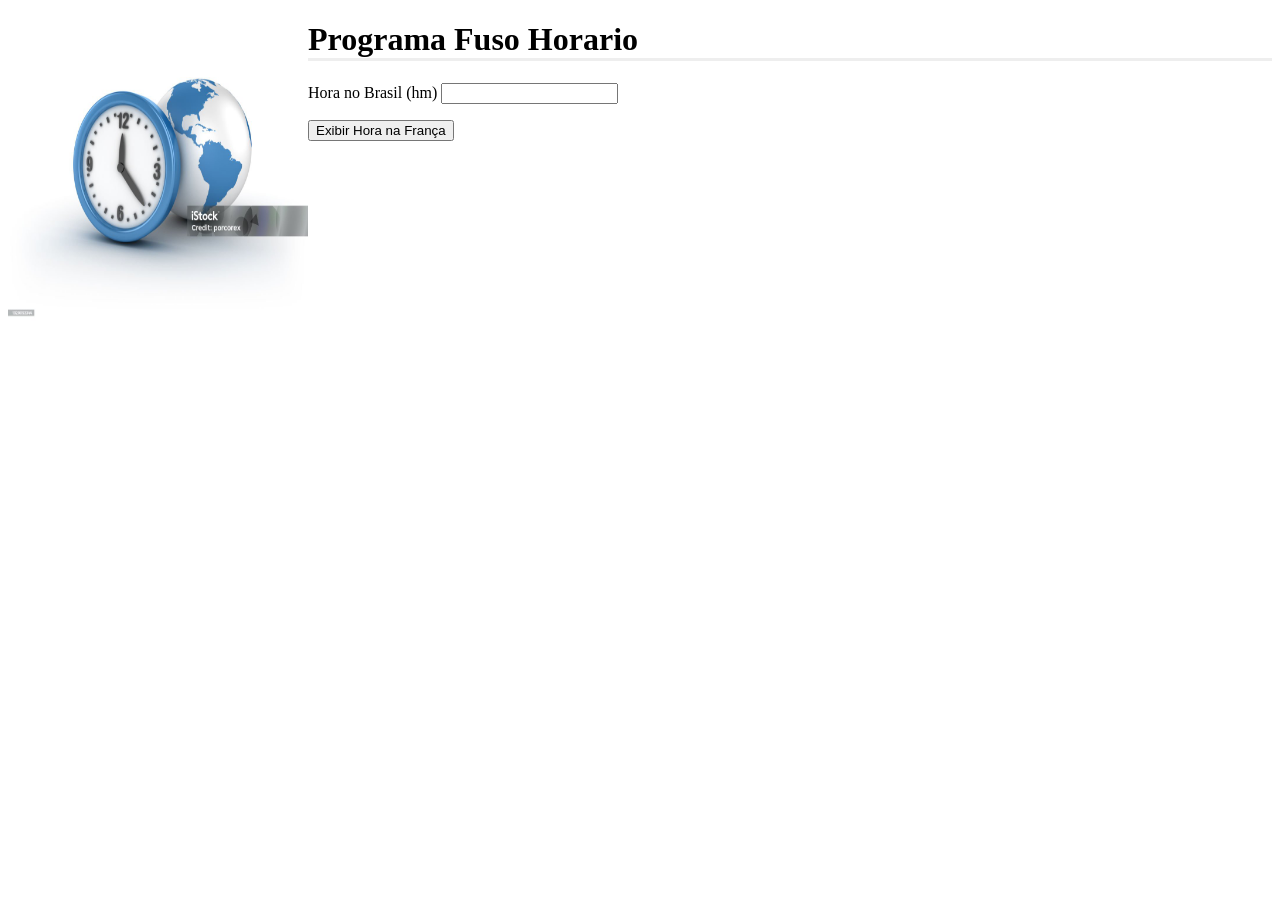
<file: web/JavaScript/licao2_FusoHorario/livro_html_exp3_4.html>
<!DOCTYPE html>
<html lang="pt - BR">
<head>
    <meta charset="UTF-8">
    <meta name="viewport" content="width=device-width, initial-scale=1.0">
    <link rel="stylesheet" href="estilos.css">
    <title>Programa</title>
</head>

<body>
    <img src="imagens/imagens JS.jpg" alt="Globo Terrestre">
    <h1>Programa Fuso Horario</h1>
        
    <div>
        <p>
            <label for="horario">Hora no Brasil (hm)</label>
            <input type="text" src="horario" id="inHoraBrasil">
        </p>
    </div>

    <div>
        <input type="button" value="Exibir Hora na França" id="btExibir">
    </div>

        <h3 id="outHoraFranca"></h3>
        <script src="js/ex3_5_modificado.js"></script>
</body>
</html>
</file>
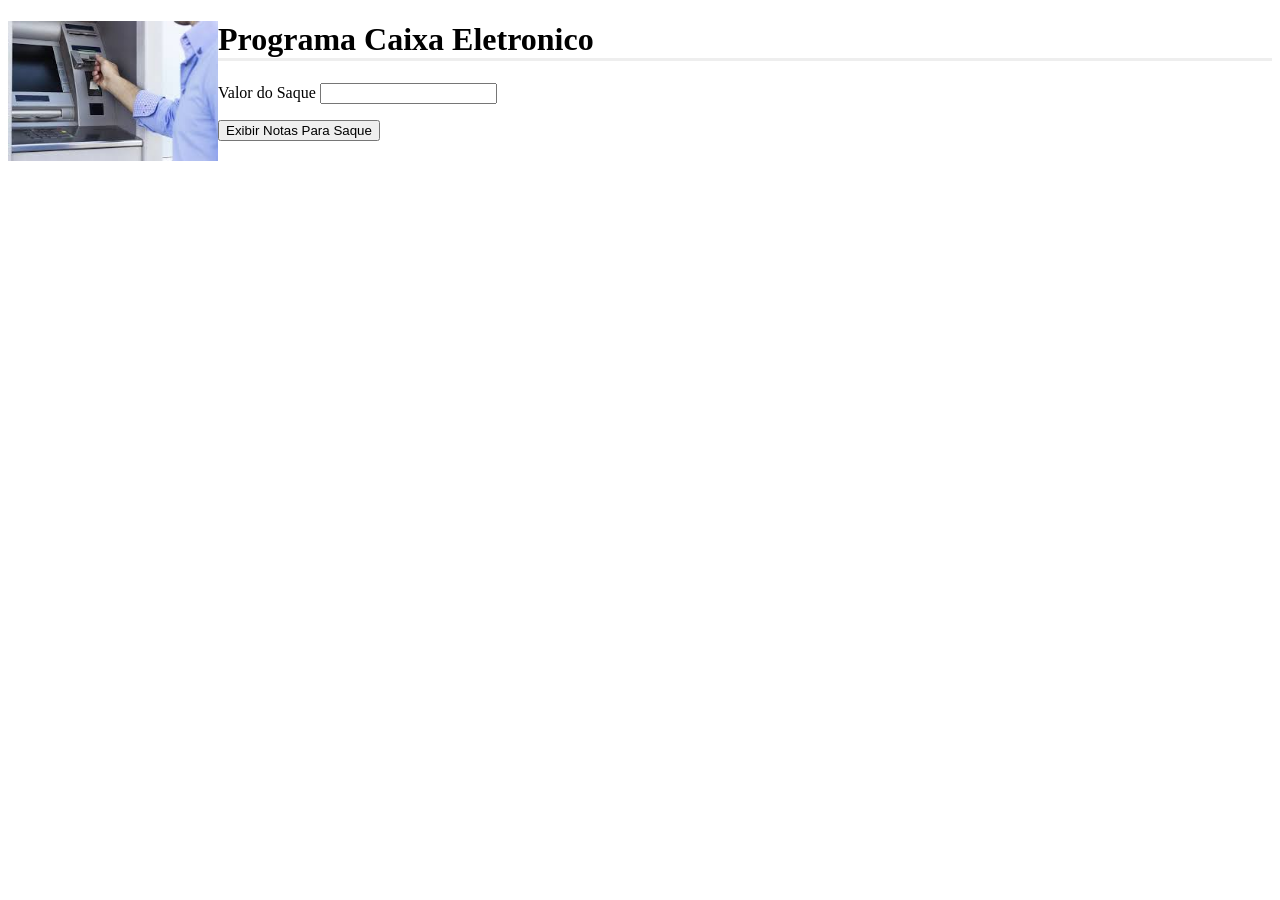
<file: web/JavaScript/licao3_CaixaEletronico/exc_3.html>
<!DOCTYPE html>
<html lang="pt - BR">
<!--
Neste programa estamos aprendendo entradas e saidas, estrutura e condição
-->
<head>
    <meta charset="UTF-8">
    <meta name="viewport" content="width=device-width, initial-scale=1.0">
    <title>Document</title>
    <link rel="stylesheet" href="exc3.css">
</head>
<body>
    <img src="imagens/transferir.jfif" alt="">
<div>
    <h1>Programa Caixa Eletronico</h1>
</div>

<div>
    <label for="texto">Valor do Saque</label>
    <input type="text" id="inSaque">
</div>

<div>
    <p>
        <input type="button" value="Exibir Notas Para Saque" id="btExibir">
    </p>
</div>

<div>
    <h3 id="outNotasCem"></h3>
    <h3 id="outNotasCinquena"></h3>
    <h3 id="outNotasDez"></h3>
</div>

    <script src="exc3.js"></script>

</body>
</html>
</file>
<file: curso_Ebac/parquimetro-poo/styles.css>
body{
font-family: Arial, Helvetica, sans-serif;
background-color: #f4f6f8;
display:flex;
justify-content:center;
align-items:center;
height:100vh;
margin:0;
}

.container{
background:white;
padding:30px;
border-radius:10px;
box-shadow:0 4px 10px rgba(0,0,0,0.1);
text-align:center;
}

input{
padding:8px;
font-size:16px;
margin-top:10px;
}

button{
padding:8px 15px;
font-size:16px;
margin-top:10px;
cursor:pointer;
background:#0077ff;
color:white;
border:none;
border-radius:5px;
}

button:hover{
background:#005fcc;
}

#resultado{
margin-top:15px;
font-weight:bold;
}
</file>
<file: curso_Ebac/atv1.css>
/* Blocos principais */
.info,
.entrada,
.acoes,
.feedback {
  margin-top: 20px;
}

/* Input centralizado */
.entrada input {
  width: 100%;
}

/* Área de botões */
.acoes {
  display: flex;
  justify-content: space-between;
  gap: 10px;
}

.acoes button {
  flex: 1;
}

/* Feedback */
.feedback p {
  margin: 8px 0;
}

body {
  min-height: 100vh;
  margin: 0;

  display: flex;
  justify-content: center;
  align-items: center;

  background: linear-gradient(135deg, #141e30, #243b55);
  color: #ffffff;
}


main {
  background: rgba(255, 255, 255, 0.08);
  backdrop-filter: blur(6px);

  padding: 30px;
  border-radius: 14px;
  width: 100%;
  max-width: 420px;

  box-shadow: 0 12px 30px rgba(0, 0, 0, 0.5);
  text-align: center;
}
</file>
<file: web/JavaScript/licao2_FusoHorario/estilos.css>
img{float:left; height: 300px; width: 300px;} 
h1{border-bottom-style: inset;}
</file>
<file: web/JavaScript/licao3_CaixaEletronico/exc3.css>
img{ float: left; height: 140px; width: 210px;}
h1{ border-bottom-style: inset;}
</file>
